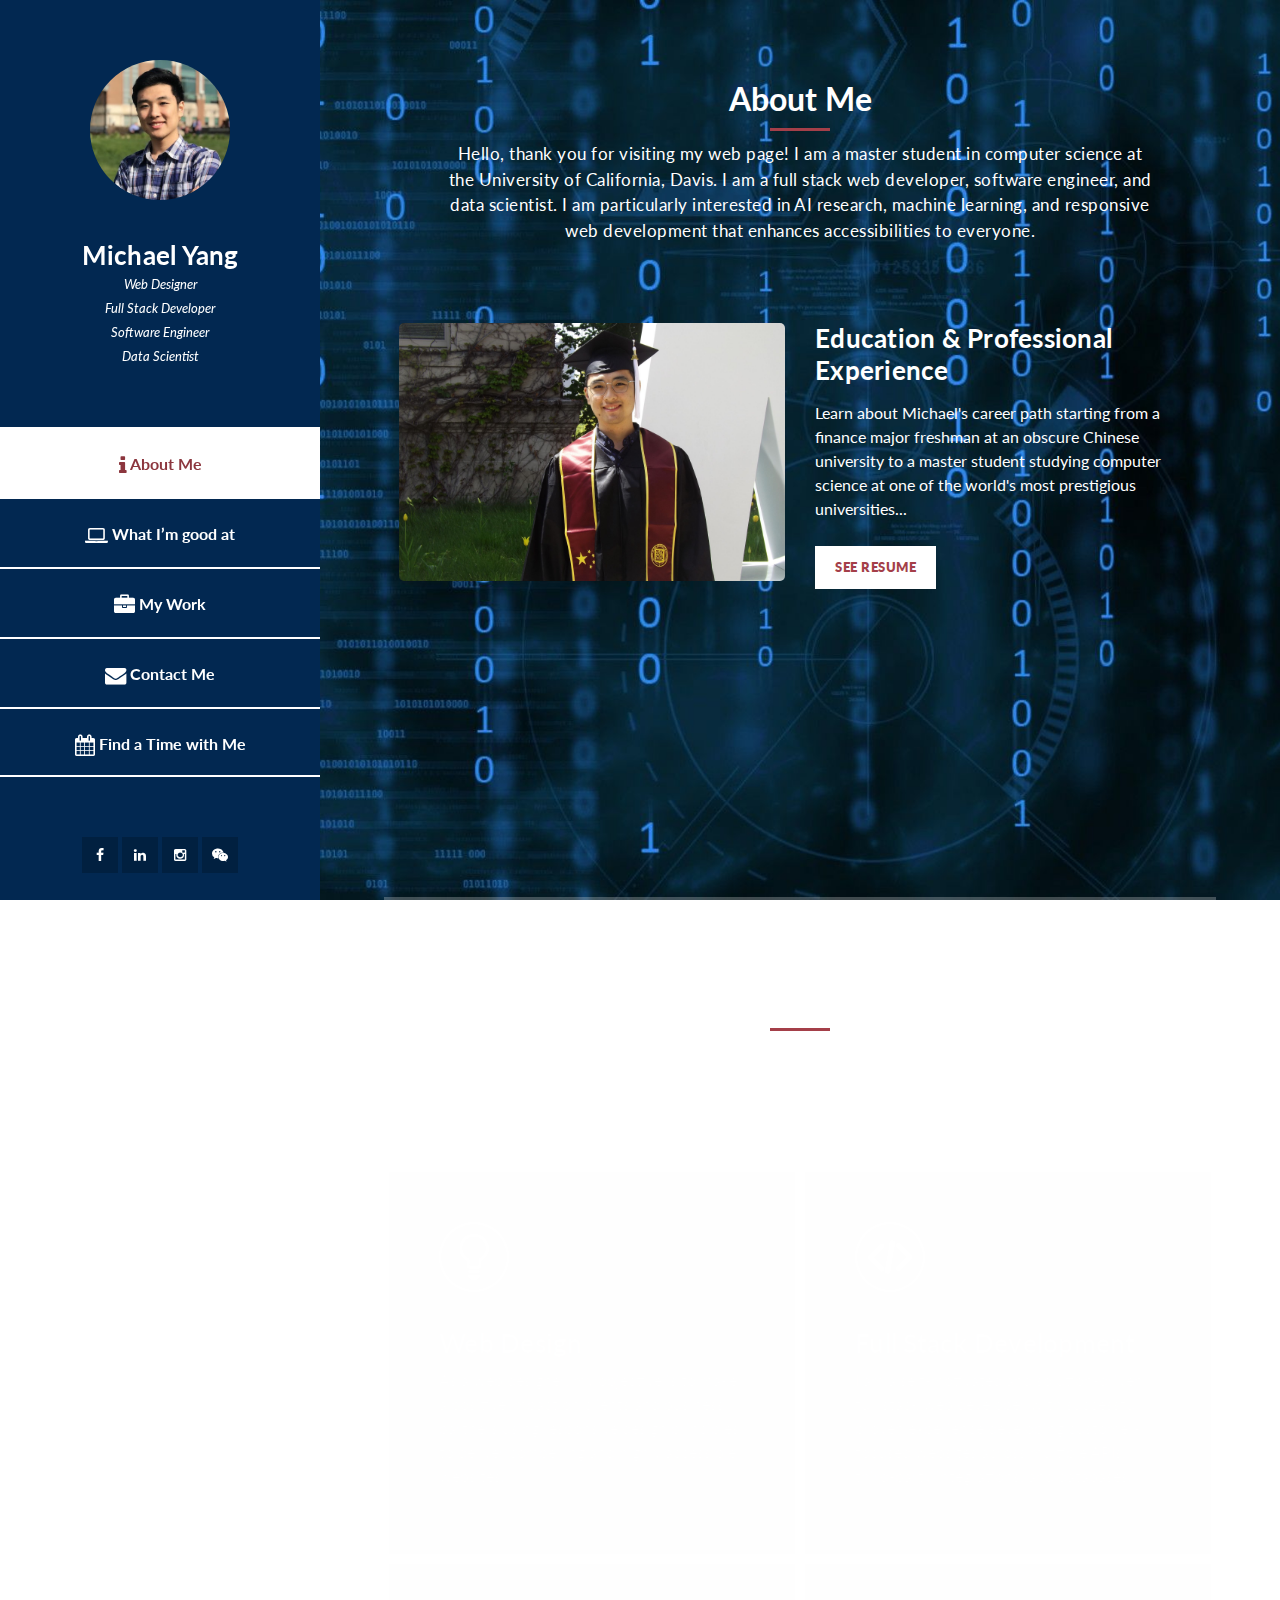
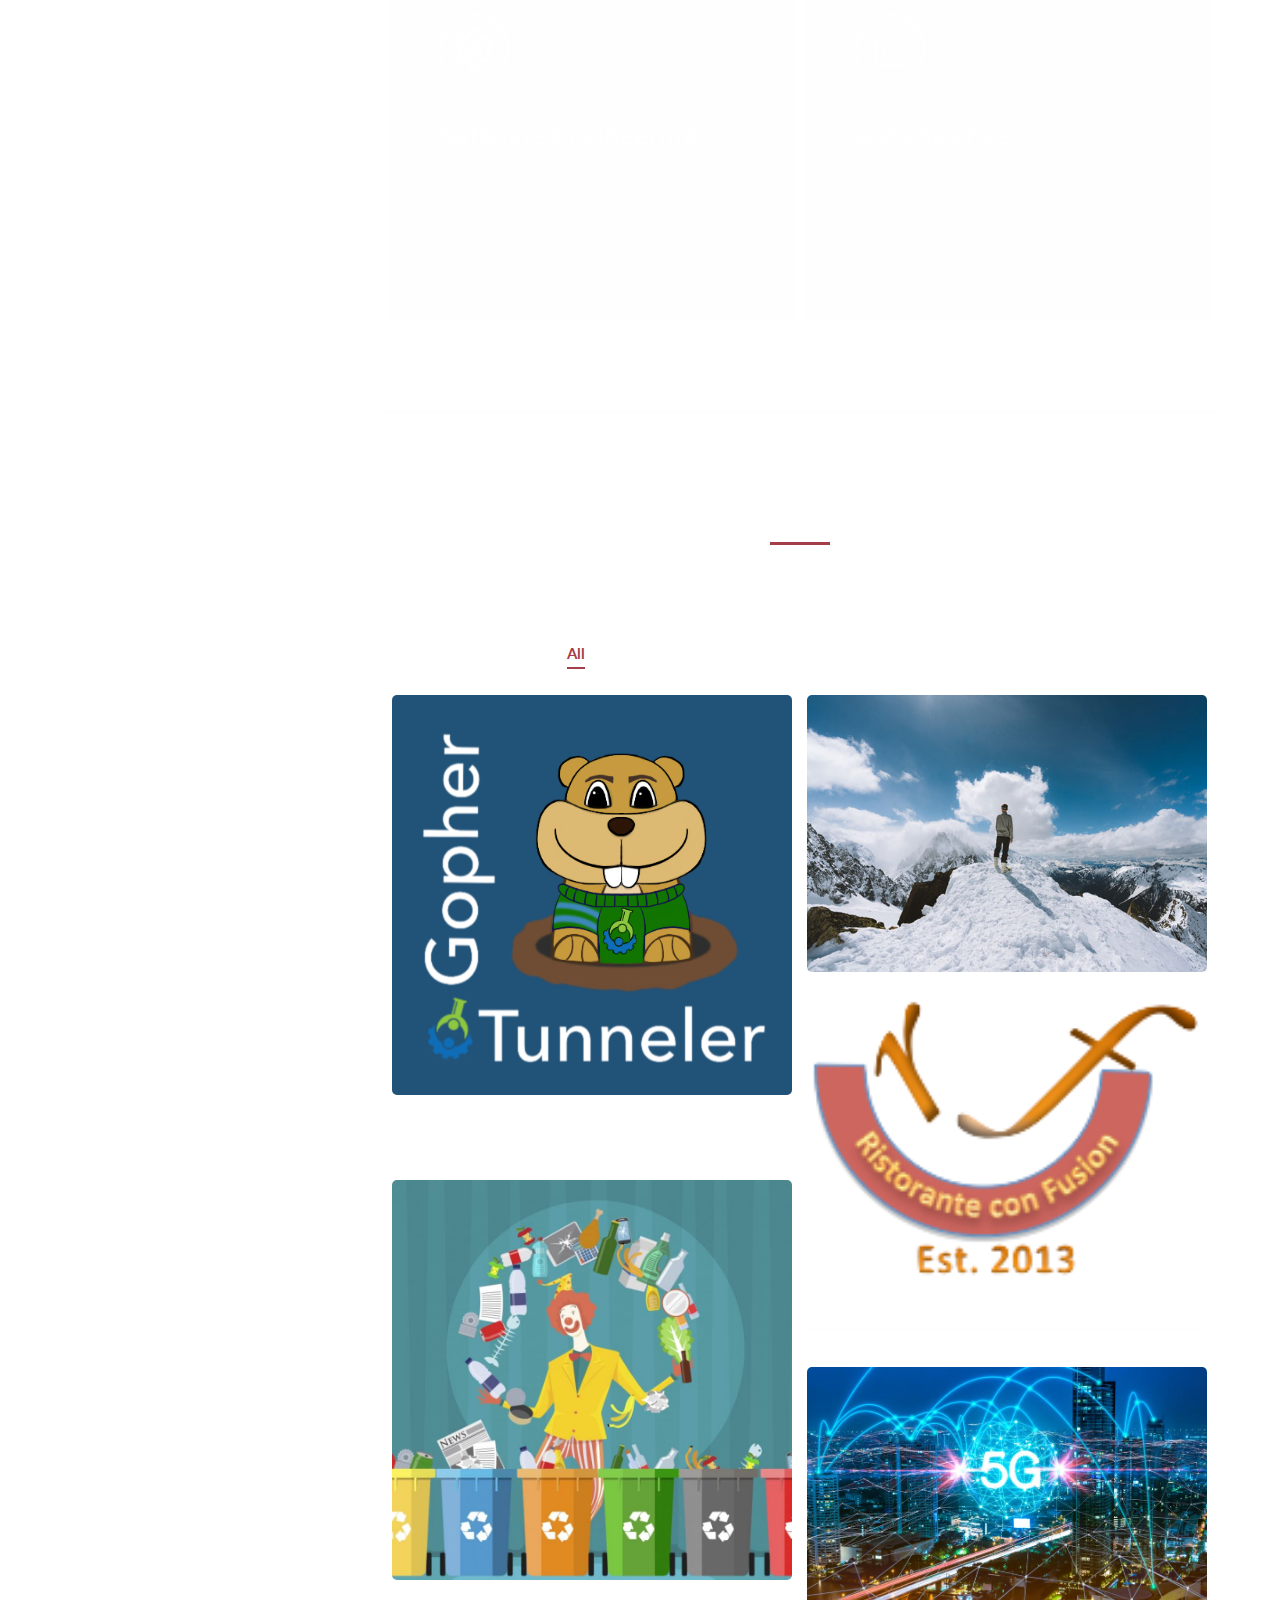
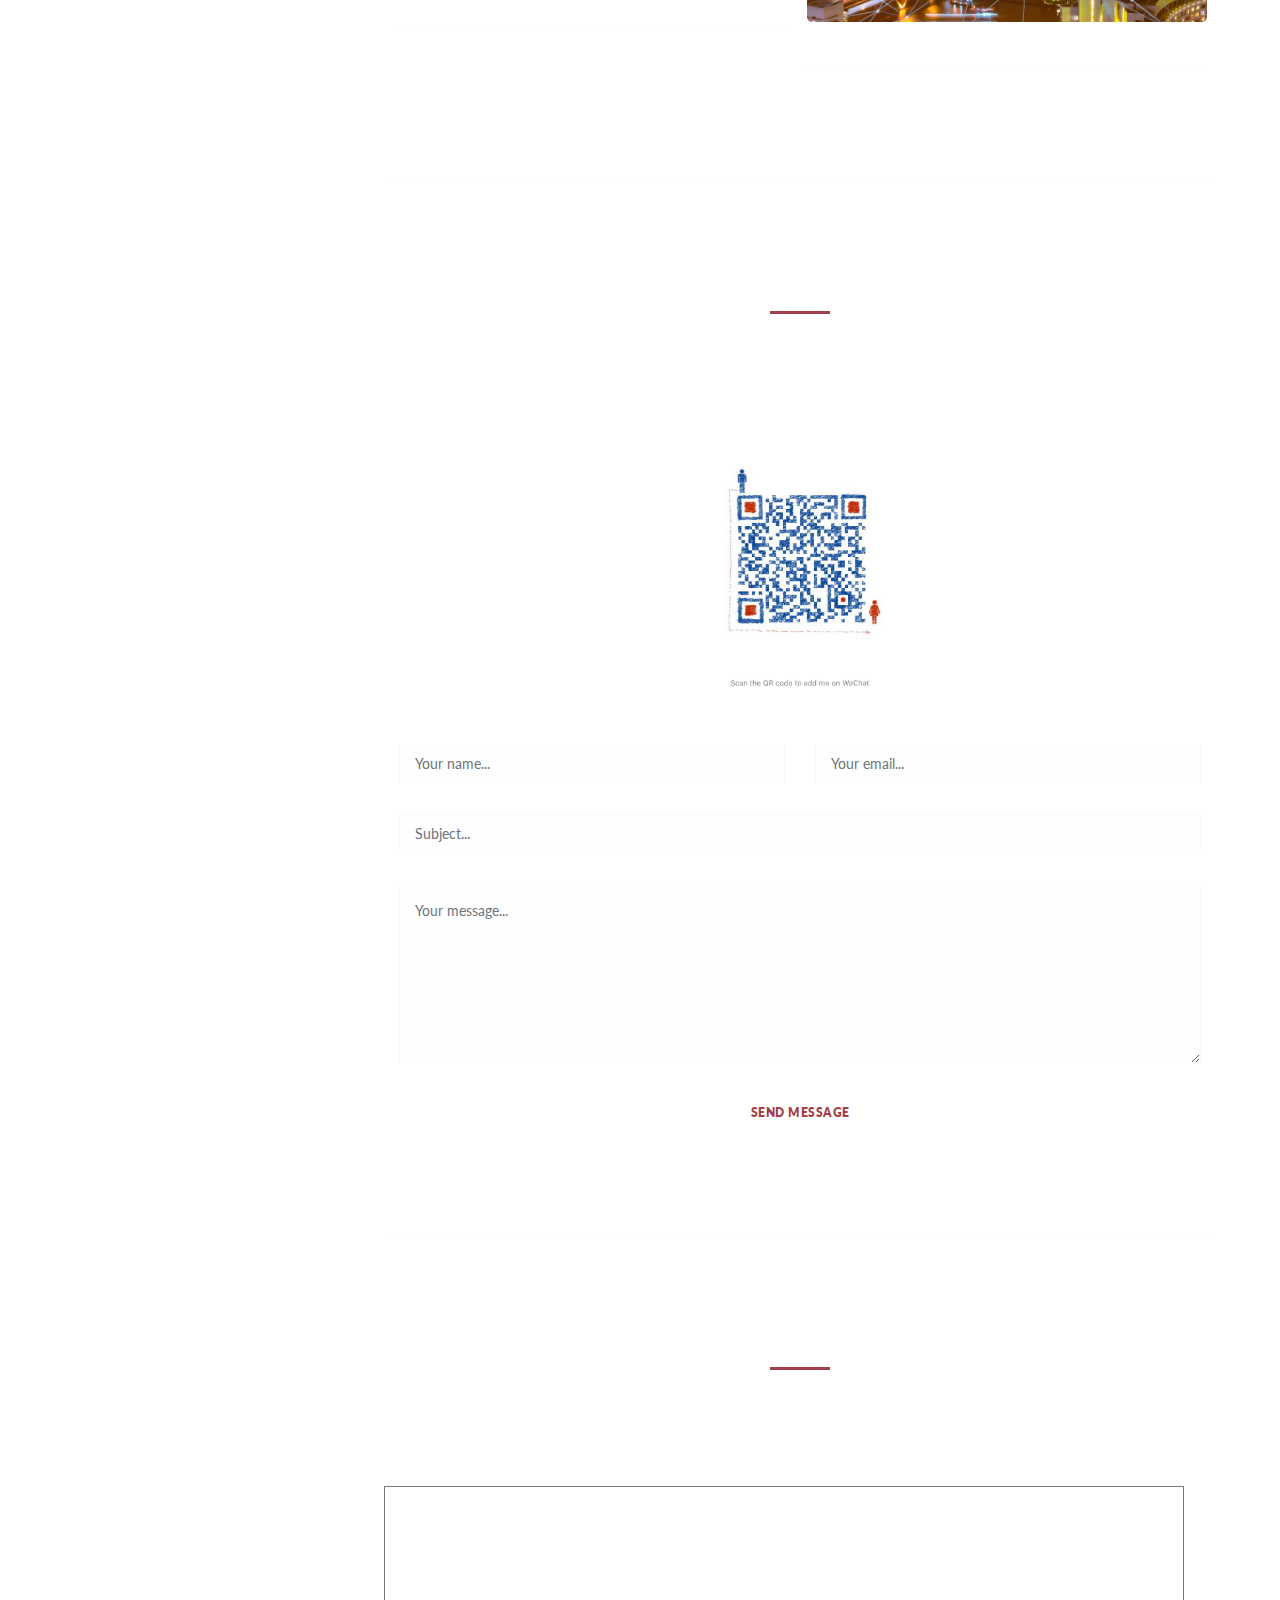
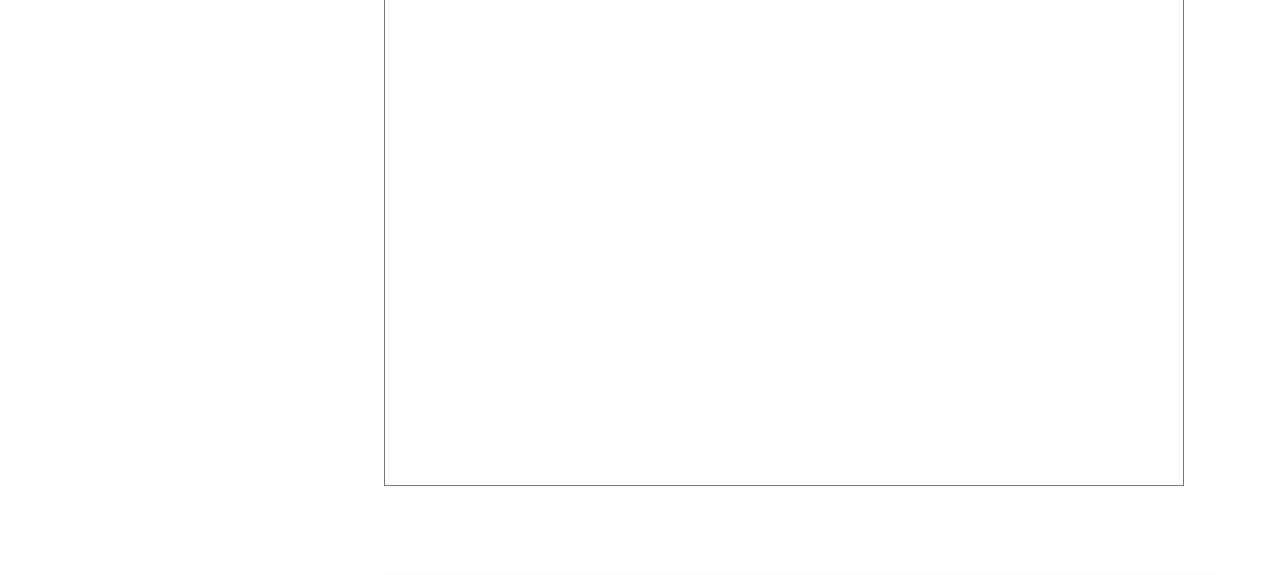
<file: personal_page/index.html>
<!DOCTYPE html>
<html lang="en">
  <head>
    <meta charset="utf-8" />
    <meta
      name="viewport"
      content="width=device-width, initial-scale=1, shrink-to-fit=no"
    />
    <meta name="description" content="" />
    <meta name="author" content="" />
    <link
      href="https://fonts.googleapis.com/css?family=Lato:100,300,400,700,900"
      rel="stylesheet"
    />

    <title>Michael Yang's Personal Page</title>
<!--
Reflux Template
https://templatemo.com/tm-531-reflux
-->
    <!-- Bootstrap core CSS -->
    <link href="vendor/bootstrap/css/bootstrap.min.css" rel="stylesheet" />

    <!-- Additional CSS Files -->
    <link rel="stylesheet" href="assets/css/fontawesome.css" />
    <link rel="stylesheet" href="assets/css/templatemo-style.css" />
    <link rel="stylesheet" href="assets/css/owl.css" />
    <link rel="stylesheet" href="assets/css/lightbox.css" />
  </head>

  <body>
    <div id="page-wraper">
      <!-- Sidebar Menu -->
      <div class="responsive-nav">
        <i class="fa fa-bars" id="menu-toggle"></i>
        <div id="menu" class="menu">
          <i class="fa fa-times" id="menu-close"></i>
          <div class="container">
            <div class="image">
              <a href="#"><img src="assets/images/mike.jpg" alt="" /></a>
            </div>
            <div class="author-content">
              <h4>Michael Yang</h4>
              <span>Web Designer</span><br>
              <span>Full Stack Developer</span><br>
              <span>Software Engineer</span><br>
              <span>Data Scientist</span>
            </div>
            <nav class="main-nav" role="navigation">
              <ul class="main-menu">
                <li><a href="#section1"><i class="fa fa-info fa-lg"></i> About Me</a></li>
                <li><a href="#section2"><i class="fa fa-laptop fa-lg"></i> What I’m good at</a></li>
                <li><a href="#section3"><i class="fa fa-briefcase fa-lg"></i> My Work</a></li>
                <li><a href="#section4"><i class="fa fa-envelope fa-lg"></i> Contact Me</a></li>
                <li><a href="#section5"><i class="fa fa-calendar fa-lg"></i> Find a Time with Me</a></li>
              </ul>
            </nav>
            <div class="social-network">
              <ul class="soial-icons">
                <li>
                  <a href="https://www.facebook.com/yang.zhengxuan" target="_blank" 
                    ><i class="fa fa-facebook"></i
                  ></a>
                </li>
                <li>
                  <a href="https://www.linkedin.com/in/michael-yang-007673174/" target="_blank"><i class="fa fa-linkedin"></i></a>
                </li>
                <li>
                  <a href="https://www.instagram.com/y.zhengxuan/" target="_blank"><i class="fa fa-instagram"></i></a>
                </li>
                <li class="main-menu">
                  <a href="#section4"><i class="fa fa-wechat"></i></a>
                </li>
              </ul>
            </div>
            <div class="copyright-text">
              <p>© All content and images used on this site are owned by Zhengxuan (Michael) Yang for use on this site only. Unauthorized use is prohibited.</p>
            </div>
          </div>
        </div>
      </div>

      <section class="section about-me" data-section="section1">
        <div class="container">
          <div class="section-heading">
            <h2>About Me</h2>
            <div class="line-dec"></div>
            <span>Hello, thank you for visiting my web page! I am a master student in computer science at the University of California, Davis. I am a full stack web developer, software engineer, and data scientist. I am particularly interested in AI research, machine learning, and responsive web development that enhances accessibilities to everyone. </span>
          </div>
          <div class="left-image-post">
            <div class="row">
              <div class="col-md-6">
                <div class="left-image">
                  <img src="assets/images/me_graduation.jpg" alt="" />
                </div>
              </div>
              <div class="col-md-6">
                <div class="right-text">
                  <h4>Education & Professional Experience</h4>
                  <p>
                    Learn about Michael's career path starting from a finance major freshman at an obscure Chinese university to a master student studying computer science at one of the world's most prestigious universities...
                  </p>
                  <div class="white-button">
                    <a href="experience.html">See Resume</a>
                  </div>
                </div>
              </div>
            </div>
          </div>
         <!--  <div class="right-image-post">
            <div class="row">
              <div class="col-md-6">
                <div class="left-text">
                  <h4>Sed sagittis rhoncus velit</h4>
                  <p>
                    Pellentesque habitant morbi tristique senectus et netus et
                    malesuada fames ac turpis egestas. Vestibulum fermentum
                    eleifend nibh, vitae sodales elit finibus pretium.
                    Suspendisse potenti. Ut sollicitudin risus a sollicitudin
                    semper.
                  </p>
                  <div class="white-button">
                    <a href="../my-story.html">Read More</a>
                  </div>
                </div>
              </div>
              <div class="col-md-6">
                <div class="right-image">
                  <img src="assets/images/right-image.jpg" alt="" />
                </div>
              </div>
            </div>
          </div> -->
        </div>
      </section>

      <section class="section my-services" data-section="section2">
        <div class="container">
          <div class="section-heading">
            <h2>What I’m good at?</h2>
            <div class="line-dec"></div>
            <span
              >Check out my expertises and discover how can your business vision benefit from what I offer...</span
            >
          </div>
          <div class="row">
            <div class="col-md-6">
              <div class="service-item">
                <div class="first-service-icon service-icon"></div>
                <h4>Web Design</h4>
                <p>
                  As a web designer, my objective is to make a positive impact on clients and business partners using 
                  responsive design principles to deliver compelling and highly accessible websites.
                </p>
              </div>
            </div>
            <div class="col-md-6">
              <div class="service-item">
                <div class="second-service-icon service-icon"></div>
                <h4>Full Stack Development</h4>
                <p>
                  I am a self-motivated and solution-driven full stack web developer with successful proven experience developing customer-focused websites across multiple APIs, third-party integrations, and databases.  
                </p>
              </div>
            </div>
            <div class="col-md-6">
              <div class="service-item">
                <div class="third-service-icon service-icon"></div>
                <h4>Software Engineering</h4>
                <p>
                  My goal is to apply technical expertise throughout the full software life cycle to ensure delivery of products and services that meet client specifications.
                </p>
              </div>
            </div>
            <div class="col-md-6">
              <div class="service-item">
                <div class="fourth-service-icon service-icon"></div>
                <h4>Data Science</h4>
                <p>
                  I have demonstrated experience in building data-intensive applications and am proficient in predictive modeling, data processing, and data mining algorithms. 
                </p>
              </div>
            </div>
          </div>
        </div>
      </section>

      <section class="section my-work" data-section="section3">
        <div class="container">
          <div class="section-heading">
            <h2>My Work</h2>
            <div class="line-dec"></div>
            <span
              >Take a look at my work demos in greater details... </span
            >
          </div>
          <div class="row">
            <div class="isotope-wrapper">
              <form class="isotope-toolbar">
                <label
                  ><input
                    type="radio"
                    data-type="*"
                    checked=""
                    name="isotope-filter"
                  />
                  <span>all</span></label
                >
                <label
                  ><input
                    type="radio"
                    data-type="web design"
                    name="isotope-filter"
                  />
                  <span>web design</span></label
                >
                <label
                  ><input
                    type="radio"
                    data-type="web app"
                    name="isotope-filter"
                  />
                  <span>web application</span></label
                >
                <label
                  ><input
                    type="radio"
                    data-type="mobile app"
                    name="isotope-filter"
                  />
                  <span>mobile app</span></label
                >
                <label>
                  <input
                   type="radio"
                    name="isotope-filter"
                    data-type="publication"
                    >
                    <span>publications</span>
                </label>
              </form>
              <div class="isotope-box">
                <div class="isotope-item" data-type="web app">
                  <figure class="snip1321">
                    <img
                      src="assets/images/GopherTnlr.png"
                      alt="sq-sample26"
                    />
                    <figcaption>
                      <a
                        href="assets/images/GopherTnlr.png"
                        data-lightbox="image-1"
                        data-title="Gopher Tunneler"
                        ><i class="fa fa-search"></i
                      ></a>
                      <h4>Gopher Tunneler</h4>
                      <span>A collaborative web application that helps U of M students navigate the complex school tunnel system</span>
                      <a href="https://sase-labs-2020.github.io/gopher-tunneler/" target="_blank">see details</a>
                    </figcaption>
                  </figure>
                </div>

                <div class="isotope-item" data-type="web design">
                  <figure class="snip1321">
                    <img
                      src="assets/images/portfolio-05.jpg"
                      alt="sq-sample26"
                    />
                    <figcaption>
                      <a
                        href="assets/images/portfolio-05.jpg"
                        data-lightbox="image-1"
                        data-title="Personal Page"
                        ><i class="fa fa-search"></i
                      ></a>
                      <h4>Personal Page</h4>
                      <span>No need to go anywhere, the page standing in front of you reflexes my idea of responsive designing...</span>
                    </figcaption>
                  </figure>

                  <figure class="snip1321">
                    <img
                      src="assets/images/logo.png"
                      alt="sq-sample26"
                    />
                    <figcaption>
                      <a
                        href="assets/images/logo.png"
                        data-lightbox="image-1"
                        data-title="Ristorante Con Fusion"
                        ><i class="fa fa-search"></i
                      ></a>
                      <h4>Ristorante Con Fusion</h4>
                      <span>A prototype design for Ristorante Con Fusion...</span>
                      <a href="https://michaely666.github.io/ristorante/" target="_blank">see details</a>
                    </figcaption>
                  </figure>
                </div>

                <div class="isotope-item" data-type="mobile app">
                  <figure class="snip1321">
                    <img
                      src="assets/images/waste.jpg"
                      alt="sq-sample26"
                    />
                    <figcaption>
                      <a
                        href="assets/images/waste.jpg"
                        data-lightbox="image-1"
                        data-title="Waste Classifier"
                        ><i class="fa fa-search"></i
                      ></a>
                      <h4>Waste Classifier</h4>
                      <span>Check out this handy ios app that allows you to make zero mistake while composting daily wastes...</span>
                      <a href="https://github.com/MichaelY666/WasteClassificationCoreML" target="_blank">see details</a>
                    </figcaption>
                  </figure>
                </div>

                <div class="isotope-item" data-type="publication">
                  <figure class="snip1321">
                    <img
                      src="assets/images/5G.jpg"
                      alt="sq-sample26"
                    />
                    <figcaption>
                      <a
                        href="assets/images/5G.jpg"
                        data-lightbox="image-1"
                        data-title="5G"
                        ><i class="fa fa-search"></i
                      ></a>
                      <h4>5G</h4>
                      <span>A Variegated Look at 5G in the Wild: Performance, Power, and QoE Implications</span>
                      <a href="5g-paper.pdf" target="_blank">see paper</a>
                    </figcaption>
                  </figure>
                </div>

                <!-- <div class="isotope-item" data-type="publication">
                  <figure class="snip1321">
                    <img
                      src="assets/images/portfolio-06.jpg"
                      alt="sq-sample26"
                    />
                    <figcaption>
                      <a
                        href="assets/images/portfolio-06.jpg"
                        data-lightbox="image-1"
                        data-title="Caption"
                        ><i class="fa fa-search"></i
                      ></a>
                      <h4>Computer Vision</h4>
                      <span>An Edge-Based Real-Time Visual Waste Classifier Based on Azure Custom Vision</span>
                    </figcaption>
                  </figure>
                </div> -->
              </div>
            </div>
          </div>
        </div>
      </section>

      <section class="section contact-me" data-section="section4" style="border-bottom: 3px solid rgba(250, 250, 250, 0.25);">
        <div class="container">
          <div class="section-heading">
            <h2>Contact Me</h2>
            <div class="line-dec"></div>
            <span>Contact me by either scanning the QR-code to add me on WeChat or leave me your contact information and message...</span>
          </div>
          <div class="row">
            <div class="right-content">
              <div class="container">
                <form id="contact" method="post">
                  <div class="row">
                    <div class="col-md-4"></div>
                    <div class="col-md-4" style="padding-bottom: 5%;">
                    <img src="assets/images/qr-code.jpg" alt="qr code" >
                  </div>
                  <div class="col-md-4"></div>
                    <div class="col-md-6">
                      <fieldset>
                        <input
                          name="name"
                          type="text"
                          class="form-control"
                          id="name"
                          placeholder="Your name..."
                          required=""
                        />
                      </fieldset>
                    </div>
                    <div class="col-md-6">
                      <fieldset>
                        <input
                          name="email"
                          type="text"
                          class="form-control"
                          id="email"
                          placeholder="Your email..."
                          required=""
                        />
                      </fieldset>
                    </div>
                    <div class="col-md-12">
                      <fieldset>
                        <input
                          name="subject"
                          type="text"
                          class="form-control"
                          id="subject"
                          placeholder="Subject..."
                          required=""
                        />
                      </fieldset>
                    </div>
                    <div class="col-md-12">
                      <fieldset>
                        <textarea
                          name="message"
                          rows="6"
                          class="form-control"
                          id="message"
                          placeholder="Your message..."
                          required=""
                        ></textarea>
                      </fieldset>
                    </div>
                    <div class="col-md-12">
                      <fieldset>
                        <button type="submit" id="form-submit" class="button">
                          Send Message
                        </button>
                      </fieldset>
                    </div>
                  </div>
                </form>
                <br>
              </div>
            </div>
          </div>
        </div>
      </section>

      <section class="section" data-section="section5">
        <div class="section-heading">
            <h2>Find a Time with Me</h2>
            <div class="line-dec"></div>
            <span>Find a time with me on my calendar...</span>
          </div>
          
          <div class="container">
            <div class="row">
              <div class="col-xs-12">
                <iframe src="https://calendar.google.com/calendar/embed?height=600&amp;wkst=1&amp;bgcolor=%23ffffff&amp;ctz=America%2FChicago&amp;src=bXp4eWFuZ0B1Y2RhdmlzLmVkdQ&amp;src=YWRkcmVzc2Jvb2sjY29udGFjdHNAZ3JvdXAudi5jYWxlbmRhci5nb29nbGUuY29t&amp;color=%23039BE5&amp;color=%2333B679" style="border:solid 1px #777" width="800" height="600" frameborder="0" scrolling="no"></iframe>
              </div>
              
            </div>
          </div>
          
      </section>
    </div>

    <!-- Scripts -->
    <!-- Bootstrap core JavaScript -->
    <script src="vendor/jquery/jquery.min.js"></script>
    <script src="vendor/bootstrap/js/bootstrap.bundle.min.js"></script>

    <script src="assets/js/isotope.min.js"></script>
    <script src="assets/js/owl-carousel.js"></script>
    <script src="assets/js/lightbox.js"></script>
    <script src="assets/js/custom.js"></script>
    <script>
      //according to loftblog tut
       $(".main-menu li:first").addClass("active");

      var showSection = function showSection(section, isAnimate) {
        var direction = section.replace(/#/, ""),
          reqSection = $(".section").filter(
            '[data-section="' + direction + '"]'
          ),
          reqSectionPos = reqSection.offset().top - 0;

        if (isAnimate) {
          $("body, html").animate(
            {
              scrollTop: reqSectionPos
            },
            800
          );
        } else {
          $("body, html").scrollTop(reqSectionPos);
        }
      };

      var checkSection = function checkSection() {
        $(".section").each(function() {
          var $this = $(this),
            topEdge = $this.offset().top - 80,
            bottomEdge = topEdge + $this.height(),
            wScroll = $(window).scrollTop();
          if (topEdge < wScroll && bottomEdge > wScroll) {
            var currentId = $this.data("section"),
              reqLink = $("a").filter("[href*=\\#" + currentId + "]");
            reqLink
              .closest("li")
              .addClass("active")
              .siblings()
              .removeClass("active");
          }
        });
      };


      $(".main-menu").on("click", "a", function(e) {
        e.preventDefault();
        showSection($(this).attr("href"), true);
      });

      $(window).scroll(function() {
        checkSection();
      });

    </script>
  </body>
</html>
</file>
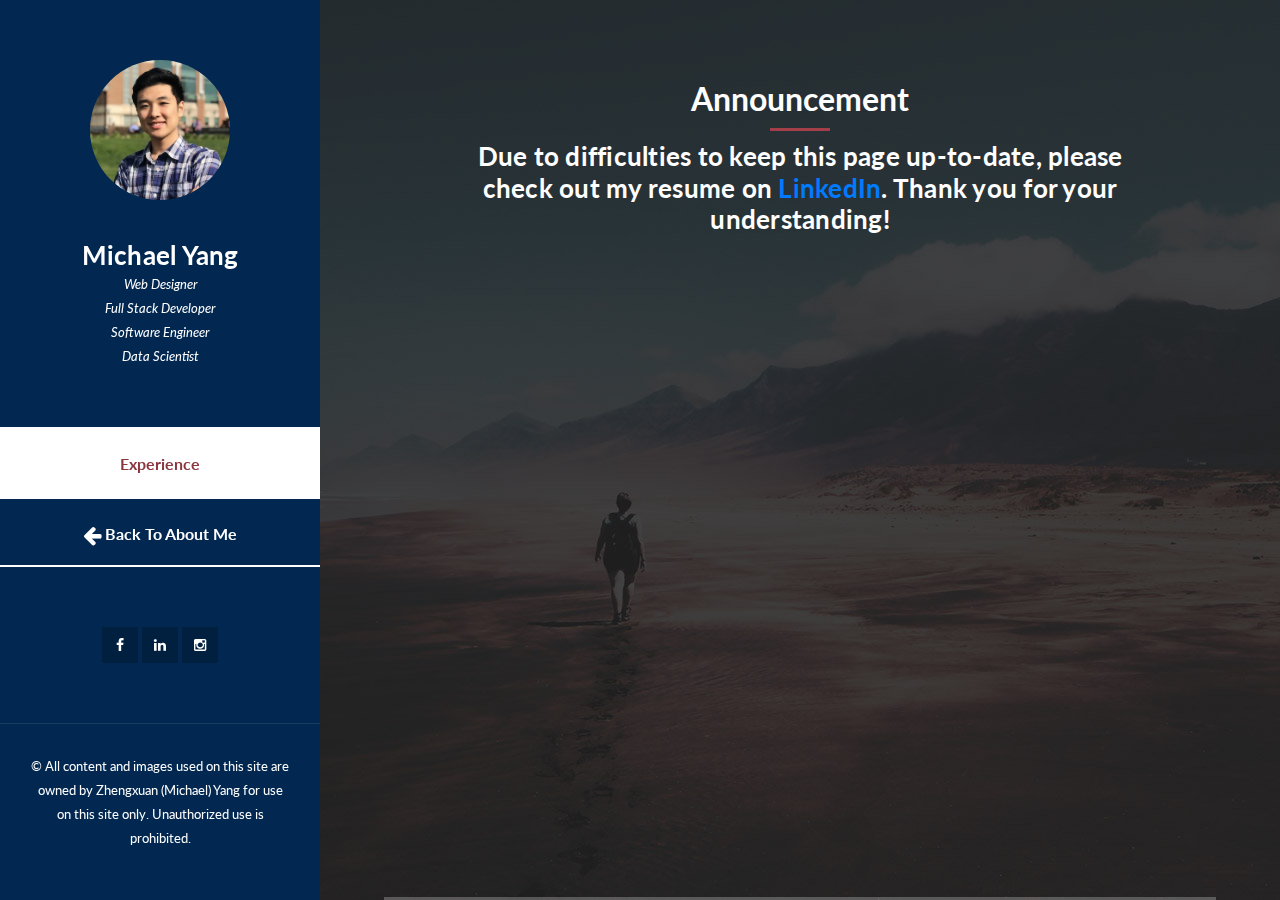
<file: personal_page/experience.html>
<!DOCTYPE html>
<html lang="en">
  <head>
    <meta charset="utf-8" />
    <meta
      name="viewport"
      content="width=device-width, initial-scale=1, shrink-to-fit=no"
    />
    <meta name="description" content="" />
    <meta name="author" content="" />
    <link
      href="https://fonts.googleapis.com/css?family=Lato:100,300,400,700,900"
      rel="stylesheet"
    />

    <title>Experience</title>
<!--
Reflux Template
https://templatemo.com/tm-531-reflux
-->
    <!-- Bootstrap core CSS -->
    <link href="vendor/bootstrap/css/bootstrap.min.css" rel="stylesheet" />

    <!-- Additional CSS Files -->
    <link rel="stylesheet" href="assets/css/fontawesome.css" />
    <link rel="stylesheet" href="assets/css/templatemo-style.css" />
    <link rel="stylesheet" href="assets/css/owl.css" />
    <link rel="stylesheet" href="assets/css/lightbox.css" />


  </head>

  <body>
    <div id="page-wraper-story" >

      <!-- nav bar-->
      <div class="responsive-nav">
        <i class="fa fa-bars" id="menu-toggle"></i>
        <div id="menu" class="menu">
          <i class="fa fa-times" id="menu-close"></i>
          <div class="container">
            <div class="image">
              <a href="#"><img src="assets/images/mike.jpg" alt="" /></a>
            </div>
            <div class="author-content">
              <h4>Michael Yang</h4>
              <span>Web Designer</span><br>
              <span>Full Stack Developer</span><br>
              <span>Software Engineer</span><br>
              <span>Data Scientist</span>
            </div>
            <nav class="main-nav" role="navigation">
              <ul class="main-menu">
                <li class="active"><a href="experience.html">Experience</a></li>
                <li><a href="index.html"><i class="fa fa-arrow-left fa-lg"></i> Back To About Me</a></li>
              </ul>
            </nav>
            <div class="social-network">
              <ul class="soial-icons">
                <li>
                  <a href="https://www.facebook.com/yang.zhengxuan" target="_blank" 
                    ><i class="fa fa-facebook"></i
                  ></a>
                </li>
                <li>
                  <a href="https://www.linkedin.com/in/michael-yang-007673174/" target="_blank"><i class="fa fa-linkedin"></i></a>
                </li>
                <li>
                  <a href="https://www.instagram.com/y.zhengxuan/" target="_blank"><i class="fa fa-instagram"></i></a>
                </li>
                <!-- <li>
                  <a href="#"><i class="fa fa-wechat"></i></a>
                </li> -->
              </ul>
            </div>
            <div class="copyright-text">
              <p>© All content and images used on this site are owned by Zhengxuan (Michael) Yang for use on this site only. Unauthorized use is prohibited.</p>
            </div>
          </div>
        </div>
      </div>


      <!-- <section class="section">
        <div class="container">
          <div class="section-heading">
            <h2>Education & Professional Experience</h2>
            <div class="line-dec"></div>
            <span>Hello, thank you for visiting my web page! I am a master student in computer science at the University of California, Davis. I am a professional web developer, software engineer, and data scientist. I am particularly interested in AI research, machine learning, and responsive web development that enhances web accessibility to everybody. </span>
          </div>   
        </div>  -->
      


      <section class="section">
        <div class="container">
          <div class="section-heading">
            <h2>Announcement</h2>
            <div class="line-dec"></div>
            <h4>Due to difficulties to keep this page up-to-date, please check out my resume on <a href="https://www.linkedin.com/in/michael-yang-007673174/">LinkedIn</a>. Thank you for your understanding!</h4>
          </div>   
        </div> 
      </section>   

     
    <!-- Scripts -->
    <!-- Bootstrap core JavaScript -->
    <script src="vendor/jquery/jquery.min.js"></script>
    <script src="vendor/bootstrap/js/bootstrap.bundle.min.js"></script>

    <script src="assets/js/isotope.min.js"></script>
    <script src="assets/js/owl-carousel.js"></script>
    <script src="assets/js/lightbox.js"></script>
    <script src="assets/js/custom.js"></script>
    <!-- <script>
      //according to loftblog tut
      $(".main-menu li:first").addClass("active");

      var showSection = function showSection(section, isAnimate) {
        var direction = section.replace(/#/, ""),
          reqSection = $(".section").filter(
            '[data-section="' + direction + '"]'
          ),
          reqSectionPos = reqSection.offset().top - 0;

        if (isAnimate) {
          $("body, html").animate(
            {
              scrollTop: reqSectionPos
            },
            800
          );
        } else {
          $("body, html").scrollTop(reqSectionPos);
        }
      };

      var checkSection = function checkSection() {
        $(".section").each(function() {
          var $this = $(this),
            topEdge = $this.offset().top - 80,
            bottomEdge = topEdge + $this.height(),
            wScroll = $(window).scrollTop();
          if (topEdge < wScroll && bottomEdge > wScroll) {
            var currentId = $this.data("section"),
              reqLink = $("a").filter("[href*=\\#" + currentId + "]");
            reqLink
              .closest("li")
              .addClass("active")
              .siblings()
              .removeClass("active");
          }
        });
      };

      $(".main-menu").on("click", "a", function(e) {
        e.preventDefault();
        showSection($(this).attr("href"), true);
      });

      $(window).scroll(function() {
        checkSection();
      });
    </script> -->
  </body>
</html>
</file>
<file: personal_page/assets/css/templatemo-style.css>
/*

Reflux Template

https://templatemo.com/tm-531-reflux

*/

@import url(fontawesome.css);
@import url("https://fonts.googleapis.com/css?family=Lato:100,300,400,700,900");
body {
    font-family: 'Lato', sans-serif;
}

#page-wraper {
    background: url(../images/page-bg.jpg) no-repeat center center fixed;
    -webkit-background-size: cover;
    -moz-background-size: cover;
    -o-background-size: cover;
    background-size: cover;
    width: 100%;
}

#page-wraper-story {
    background: url(../images/page-bg1.jpg) no-repeat center center fixed;
    -webkit-background-size: cover;
    -moz-background-size: cover;
    -o-background-size: cover;
    background-size: cover;
    width: 100%;
}


/* Basic */

body {
    overflow-x: hidden;
}

input,
select,
textarea {
    outline: none;
}

a,
a:hover {
    text-decoration: none;
}

p {
    font-size: 16px;
    line-height: 24px;
    color: #fff;
}

h4 {
    font-size: 26px;
    font-weight: 700;
    color: #fff;
    letter-spacing: 0.25px;
}

img {
    width: 100%;
    overflow: hidden;
}

ul {
    padding: 0;
    margin: 0;
    list-style: none;
}

ul li {
    display: inline-block;
}

html {
    -webkit-box-sizing: border-box;
    -moz-box-sizing: border-box;
    box-sizing: border-box;
}

*,
*:before,
*:after {
    -webkit-box-sizing: inherit;
    -moz-box-sizing: inherit;
    box-sizing: inherit;
}

.clearfix {
    zoom: 1;
}

.clearfix:before,
.clearfix:after {
    content: "";
    display: table;
}

.clearfix:after {
    clear: both;
}

.container {
    margin: 0 auto;
}

.main-nav {
    text-align: center;
}

.main-nav li:last-child a {
    border-bottom: 2px solid #fff;
}

.main-nav li {
    display: block;
}

.main-nav li a {
    height: 70px;
    line-height: 70px;
    display: inline-block;
    font-size: 16px;
    font-weight: 700;
    color: #fff;
    width: 100%;
    transition: all 0.5s;
    border-top: 2px solid #fff;
}

.main-nav li:hover a,
.main-nav li.active a {
    background: #fff;
    color: #8c363e;
}

/* Sidebar Menu */

.menu .image {
    margin-top: 60px;
}

.menu .image img {
    width: 140px;
    height: 140px;
    border-radius: 50%;
    text-align: center;
}

.menu .author-content {
    margin: 40px 0px 60px 0px;
}

.menu .author-content h4 {
    margin-bottom: 0px;
}

.menu .author-content span {
    font-size: 13px;
    font-style: italic;
    color: #fff;
}

.menu .social-network {
    margin-top: 60px;
}

.menu .social-network ul li {
    margin: 0 3px;
}

.menu .social-network ul li a {
    width: 40px;
    height: 40px;
    display: inline-block;
    text-align: center;
    line-height: 40px;
    background-color: rgba(0, 0, 0, 0.2);
    color: #fff;
    font-size: 14px;
    transition: all 0.5s;
}

.menu .social-network ul li a:hover {
    background-color: #fff;
    color: #a43f49;
}

.menu .copyright-text {
    position: relative;
    margin-top: 60px;
}

.menu .copyright-text p {
    border-top: 1px solid rgba(250, 250, 250, 0.1);
    display: inline-block;
    width: 100%;
    padding-left: 30px;
    padding-right: 30px;
    padding-top: 30px;
    font-size: 13px;
}

.menu:before,
.menu:after {
    content: "";
    display: table;
}

.menu:after {
    clear: both;
}

.menu a {
    text-decoration: none;
    color: inherit;
}

.menu {
    text-align: center;
}

.menu::-webkit-scrollbar {
    display: none;
}

.menu {
    left: 10%;
  -webkit-transition: -webkit-transform 233ms cubic-bezier(0, 0, 0.21, 1);
  -webkit-overflow-scrolling: touch;
  background-color: #022851;
  box-sizing: border-box;
  height: 100vh;  
  max-height: 100vh !important;
  max-width: 80vw !important;
  min-width: 45px !important;
  outline: none;
  overflow-x: hidden !important;
  overflow-y: auto !important;
  padding: 0;
  position: fixed !important;
  top: calc(0px);  
  width: 20%;
  will-change: transform;
  z-index: 9999 !important;
}

.menu-toggle {
  color: #fff;
  cursor: pointer;
  font-size: 25px;
  position: fixed;
  right: 25px;
  top: 25px;
}

#menu-toggle {
    z-index: 999;
    cursor: pointer;
    position: fixed;
    top: 0;
    left: 0;
    color: #a43f49;
    background-color: #fff;
    width: 60px;
    height: 60px;
    text-align: center;
    display: inline-block;
    line-height: 60px;
}

.menu-close {
  cursor: pointer;
}

#menu-close {
    cursor: pointer;
    text-align: right;
    color: #a43f49;
    background-color: #fff;
    width: 100%;
    height: 60px;
    text-align: center;
    display: inline-block;
    line-height: 60px;
}


/* Section */

.section {
    color: #fff;
    width: 55%;
    right: 10%;
    left: 35%;
    position: relative;
    min-height: 100vh;
    padding-bottom: 80px;
    border-bottom: 3px solid rgba(250, 250, 250, 0.25);
}

.section-heading {
    text-align: center;
    padding: 80px 45px;
}

.section-heading h2 {
    font-size: 32px;
    font-weight: 700;
    color: #fff;
}

.section-heading .line-dec {
    width: 60px;
    height: 3px;
    background-color: #a43f49;
    margin: 10px auto;
}

.section-heading span {
    margin-top: 5px;
    font-size: 17px;
    color: #fff;
    letter-spacing: 0.5px;
}


/* Buttons */

.white-button a {
    display: inline-block;
    padding: 12px 20px;
    background-color: #fff;
    color: #a43f49;
    font-size: 13px;
    font-weight: 800;
    letter-spacing: 0.5px;
    text-transform: uppercase;
    transition: all 0.5s;
}

.white-button a:hover {
    background-color: #a43f49;
    color: #fff;
}

button {
    display: inline-block;
    padding: 10px 20px;
    background-color: #fff;
    color: #a43f49;
    font-size: 12px;
    font-weight: 800;
    letter-spacing: 0.5px;
    text-transform: uppercase;
    transition: all 0.5s;
    border: none;
    outline: none;
    cursor: pointer;
}

button:hover {
    outline: none;
    background-color: #a43f49;
    color: #fff;
}


/* Left & Right Post */

.right-image-post {
    margin-top: 60px;
    padding-top: 60px;
    border-top: 2px solid rgba(250, 250, 250, 0.1);
}

.left-image img,
.right-image img {
    border-radius: 5px;
}

.right-image-post h4,
.left-image-post h4 {
    margin-top: 30px;
}

.right-image-post p,
.left-image-post p {
    margin-top: 20px;
}

.right-image-post .white-button,
.left-image-post .white-button {
    margin-top: 30px;
}


/* Services */

.my-services .col-md-6 {
    padding-left: 5px;
    padding-right: 5px;
}

.service-item {
    margin-bottom: 10px;
    padding: 50px;
    background-color: rgba(250, 250, 250, 0.1);
    transition: all 0.5s;
}

.service-item h4 {
    transition: all 0.5s;
}

.service-item p {
    transition: all 0.5s;
}

.service-item:hover {
    background-color: rgba(250, 250, 250, 1);
}

.service-item:hover h4 {
    color: #1e1e1e;
}

.service-item:hover p {
    color: #4a4a4a;
}

.service-item .service-icon {
    width: 70px;
    height: 70px;
    display: inline-block;
    margin-bottom: 30px;
    background-size: cover;
    background-repeat: no-repeat;
    transition: all 0.5s;
}

.service-item .first-service-icon {
    background-image: url(../images/first-white-icon.png);
}

.service-item:hover .first-service-icon {
    background-image: url(../images/first-main-icon.png);
}

.service-item .second-service-icon {
    background-image: url(../images/second-white-icon.png);
}

.service-item:hover .second-service-icon {
    background-image: url(../images/second-main-icon.png);
}

.service-item .third-service-icon {
    background-image: url(../images/third-white-icon.png);
}

.service-item:hover .third-service-icon {
    background-image: url(../images/third-main-icon.png);
}

.service-item .fourth-service-icon {
    background-image: url(../images/fourth-white-icon.png);
}

.service-item:hover .fourth-service-icon {
    background-image: url(../images/fourth-main-icon.png);
}


/* My Work */

section.my-work .section-heading {
    text-align: center;
    padding: 80px 45px 50px 45px;
}

.isotope-wrapper {
    position: relative;
    width: 100%;
    margin: auto;
}

.isotope-toolbar input[type="radio"] {
    display: none;
}

.isotope-toolbar span {
    text-transform: capitalize;
    display: inline-block;
    margin-right: 15px;
    padding-bottom: 3px;
    font-size: 15px;
    font-weight: 700;
    border-bottom: 2px solid transparent;
    transform: ease-in-out 0.5s;
    cursor: pointer;
}

.isotope-toolbar input[type="radio"]:checked + span {
    color: #a43f49;
    border-bottom: 2px solid #a43f49;
}

.isotope-box {
    position: relative;
    width: 100%;
}

.isotope-toolbar {
    text-align: center;
    margin: 10px;
}

.isotope-toolbar p {
    border-top: 1px solid #fff;
    padding-top: 15px;
}

.isotope-toolbar a {
    color: #fff;
}

.isotope-item {
    position: relative;
    width: 48%;
    margin: 1%;
    border-bottom: 2px solid rgba(250,250,250,0.1);
    padding-bottom: 30px;
    margin-bottom: 30px;
}

.isotope-item img {
    top: 0;
    left: 0;
    width: 100%;
    height: 100%;
    border-radius: 5px;
}

.lazyload {
    background: #f7f7f7;
}

.lazyloading {
    background: #f7f7f7 url(//afarkas.github.io/lazysizes/assets/imgs/loader.gif) no-repeat center;
    min-height: 60px;
}

figure.snip1321 {
  overflow: hidden;
  text-align: center;
  -webkit-perspective: 50em;
  perspective: 50em;
}
figure.snip1321 * {
  -webkit-box-sizing: padding-box;
  box-sizing: padding-box;
  -webkit-transition: all 0.2s ease-out;
  transition: all 0.2s ease-out;
}
figure.snip1321 figcaption {
  top: 50%;
  left: 20px;
  right: 20px;
  position: absolute;
  opacity: 0;
  z-index: 1;
}
figure.snip1321 h4 {
    margin-top: 15px;
  margin-bottom: 5px;
  color: #232323;
}
figure.snip1321 span {
    font-size: 14px;
    font-style: italic;
    display: block;
    color: #7a7a7a;
}
figure.snip1321 i {
  position: relative!important;
  font-size: 18px;
  background-color: #a43f49;
  width: 40px;
  height: 40px;
  display: inline-block;
  text-align: center;
  line-height: 40px;
  border-radius: 5px;
  color: #fff;
}
figure.snip1321:after {
  background-color: #ffffff;
  position: absolute;
  content: "";
  display: block;
  top: 20px;
  left: 20px;
  right: 20px;
  bottom: 20px;
  -webkit-transition: all 0.4s ease-in-out;
  transition: all 0.4s ease-in-out;
  -webkit-transform: rotateX(-90deg);
  transform: rotateX(-90deg);
  -webkit-transform-origin: 50% 50%;
  -ms-transform-origin: 50% 50%;
  transform-origin: 50% 50%;
  opacity: 0;
}
figure.snip1321 a {
  left: 0;
  right: 0;
  top: 0;
  bottom: 0;
  z-index: 1;
}
figure.snip1321:hover figcaption,
figure.snip1321.hover figcaption {
  -webkit-transform: translateY(-50%);
  transform: translateY(-50%);
  opacity: 1;
  -webkit-transition-delay: 0.2s;
  transition-delay: 0.2s;
}
figure.snip1321:hover:after,
figure.snip1321.hover:after {
  -webkit-transform: rotateX(0);
  transform: rotateX(0);
  opacity: 0.9;
}


/* Contact Me */

section.contact-me {
    border-bottom: none;
}

#contact input {
    background-color: rgba(250,250,250,0.1);
    border: 1px solid rgba(250,250,250,1);
    border-radius: 0px;
    margin-bottom: 30px;
    color: #fff;
    font-size: 14px;
    height: 40px;
    line-height: 40px;
    width: 100%;
    padding-left: 15px;
}

#contact input:focus {
    outline: none;
    box-shadow: none;
}

#contact textarea {
    background-color: rgba(250,250,250,0.1);
    border: 1px solid rgba(250,250,250,1);
    border-radius: 0px;
    margin-bottom: 30px;
    color: #fff;
    font-size: 14px;
    height: 180px;
    max-height: 220px;
    line-height: 40px;
    width: 100%;
    padding-left: 15px;
}

#contact textarea:focus {
    outline: none;
    box-shadow: none;
}

#contact {
    text-align: center;
}

@media screen and (max-width: 1680px) {
    .menu {
        left: 5%;
    }

    .section {
        color: #fff;
        width: 65%;
        right: 5%;
        left: 30%;
    }
}

@media screen and (max-width: 1680px) and (min-width: 846px) { 
    .menu .social-network ul li a {
        width: 36px;
        height: 36px;
        line-height: 36px;
    }

    .menu .social-network ul li {
        margin: 0;
    }

    .menu .image {
        margin-top: 60px;
    }
}

@media screen and (max-width: 1280px) {
    .menu {
        left: 0%;
    }

    .right-image-post h4,
    .left-image-post h4 {
        margin-top: 0px;
    }

    .right-image-post p,
    .left-image-post p {
        margin-top: 15px;
    }

    .right-image-post .white-button,
    .left-image-post .white-button {
        margin-top: 25px;
    }

}

.menu .container {
    padding-left: 0;
    padding-right: 0;
}

@media screen and (max-width: 1280px) and (min-width: 846px) {
    .menu {
        width: 25%;
    }
}

#menu-toggle,
#menu-close {
    display: none;
}  

@media screen and (max-width: 845px) {        
    #menu-toggle,
    #menu-close {
        display: inline-block;
    }    

    .menu {        
        width: 320px;
        -webkit-transform: translateX(-100%) !important;
        transform: translateX(-100%) !important;
        transition: -webkit-transform 233ms cubic-bezier(0, 0, 0.21, 1);
        transition: transform 233ms cubic-bezier(0, 0, 0.21, 1);
        transition: transform 233ms cubic-bezier(0, 0, 0.21, 1), -webkit-transform 233ms cubic-bezier(0, 0, 0.21, 1);
    }

    .menu .image {
        margin-top: 40px;        
    }

    .menu .image img {
        width: 120px;
        height: 120px;
    }

    .menu .author-content {
        margin: 20px 0px 40px 0px;
    }

    .menu .container {
        padding-left: 15px;
        padding-right: 15px;
    }

    .menu.open {
        display: inline-block;
        -webkit-transform: translateX(0) !important;
                transform: translateX(0) !important;
    }

    .responsive-nav {
        display: inline-block;
    }
    .section {
        width: 94%;
        right: 3%;
        left: 3%;
    }
    .isotope-item {
        width: 94%;
        margin: 3%;
    }
    .left-image-post img {
        margin-bottom: 30px;
    }
    .right-image-post img {
        margin-top: 30px;
    }
    .isotope-item {
        border-bottom: none;
        text-align: center;
    }
    .isotope-toolbar {
        margin-bottom: 20px;
    }

    .sectionqr{
        width: 30%;
        right: 30%;
        left: 30%;
    }
}
</file>
